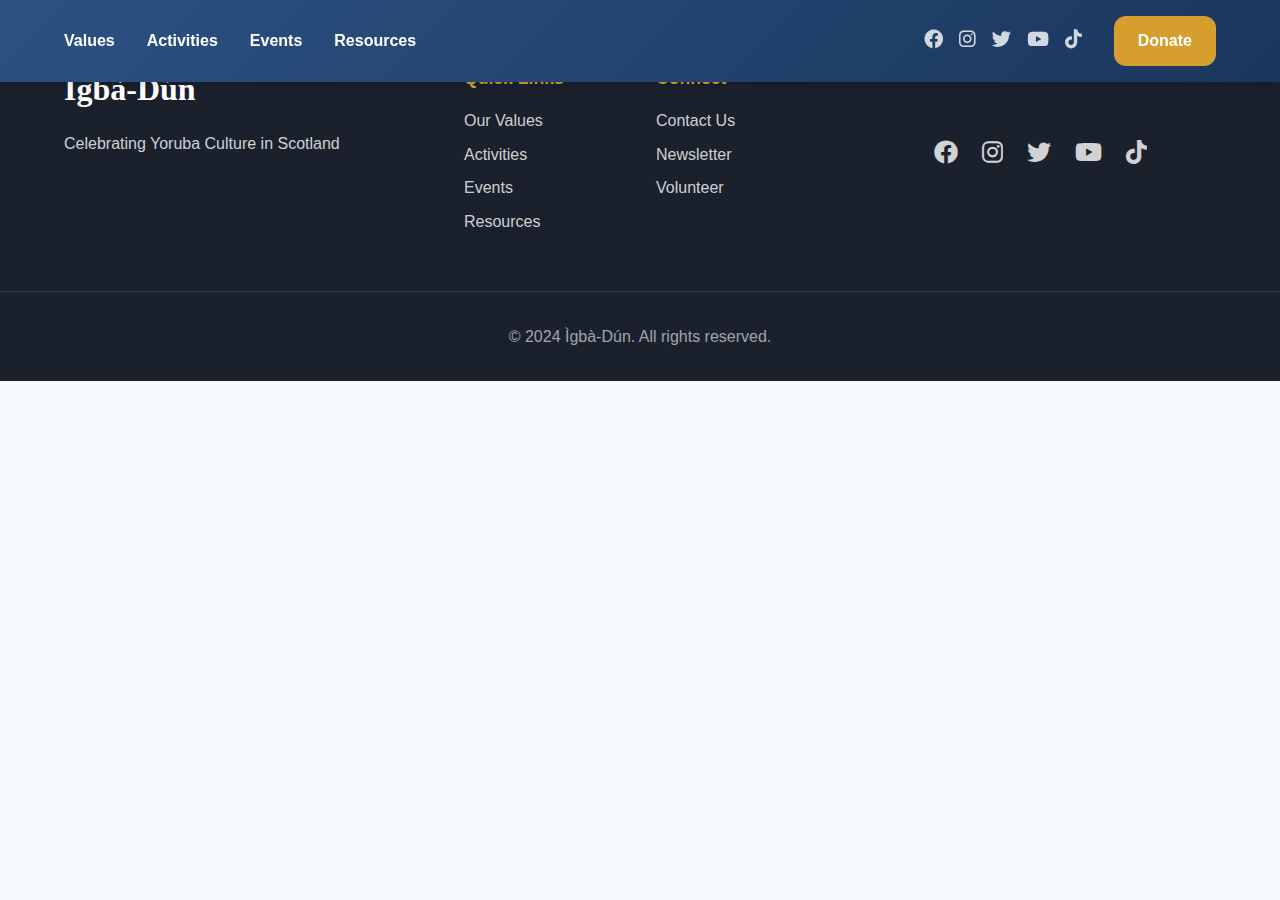
<file: events.html>
<!DOCTYPE html>
<html lang="en">
<head>
    <meta charset="UTF-8">
    <meta name="viewport" content="width=device-width, initial-scale=1.0">
    <title>Annual Events - Ìgbà-Dún</title>
    <meta name="description" content="Annual events and special programs at Ìgbà-Dún">
    <link rel="stylesheet" href="https://cdnjs.cloudflare.com/ajax/libs/font-awesome/6.0.0/css/all.min.css">
    <link rel="stylesheet" href="styles.css">
</head>
<body>
    <!-- Top Bar -->
    <div class="top-bar" role="banner">
    <div class="container">
        <div class="nav-links">
            <a href="values.html" class="nav-link">Values</a>
            <a href="activities.html" class="nav-link">Activities</a>
            <a href="events.html" class="nav-link">Events</a>
            <a href="resources.html" class="nav-link">Resources</a>
        </div>
        <div class="nav-right">
            <div class="social-icons">
                <a href="#" aria-label="Facebook"><i class="fab fa-facebook"></i></a>
                <a href="https://www.instagram.com/igbadun_uk" aria-label="Instagram" target="_blank" rel="noopener noreferrer">
                    <i class="fab fa-instagram"></i>
                </a>
                <a href="#" aria-label="Twitter"><i class="fab fa-twitter"></i></a>
                <a href="https://www.youtube.com/@Ìgbà-Dún" aria-label="YouTube" target="_blank" rel="noopener noreferrer">
                    <i class="fab fa-youtube"></i>
                </a>
                <a href="http://www.tiktok.com/@igba_dun" aria-label="TikTok" target="_blank" rel="noopener noreferrer">
                    <i class="fab fa-tiktok"></i>
                </a>
            </div>
            <a href="#" class="donate-button">Donate</a>
        </div>
    </div>
</div>

    <!-- Footer -->
<footer class="site-footer">
    <div class="footer-content">
        <div class="footer-logo">
            <h2>Ìgbà-Dún</h2>
            <p>Celebrating Yoruba Culture in Scotland</p>
        </div>
        <div class="footer-links">
            <div class="footer-section">
                <h4>Quick Links</h4>
                <a href="values.html">Our Values</a>
                <a href="activities.html">Activities</a>
                <a href="events.html">Events</a>
                <a href="resources.html">Resources</a>
            </div>
            <div class="footer-section">
                <h4>Connect</h4>
                <a href="#">Contact Us</a>
                <a href="#">Newsletter</a>
                <a href="#">Volunteer</a>
            </div>
        </div>
        <div class="footer-social">
            <a href="#" aria-label="Facebook"><i class="fab fa-facebook"></i></a>
            <a href="https://www.instagram.com/igbadun_uk" aria-label="Instagram" target="_blank" rel="noopener noreferrer">
                <i class="fab fa-instagram"></i>
            </a>
            <a href="#" aria-label="Twitter"><i class="fab fa-twitter"></i></a>
            <a href="https://www.youtube.com/@Ìgbà-Dún" aria-label="YouTube" target="_blank" rel="noopener noreferrer">
                <i class="fab fa-youtube"></i>
            </a>
            <a href="http://www.tiktok.com/@igba_dun" aria-label="TikTok" target="_blank" rel="noopener noreferrer">
                <i class="fab fa-tiktok"></i>
            </a>
        </div>
    </div>
    <div class="footer-bottom">
        <p>&copy; 2024 Ìgbà-Dún. All rights reserved.</p>
    </div>
</footer>
    <!-- Navigation and rest of the content remains the same -->
</body>
</html>
</file>
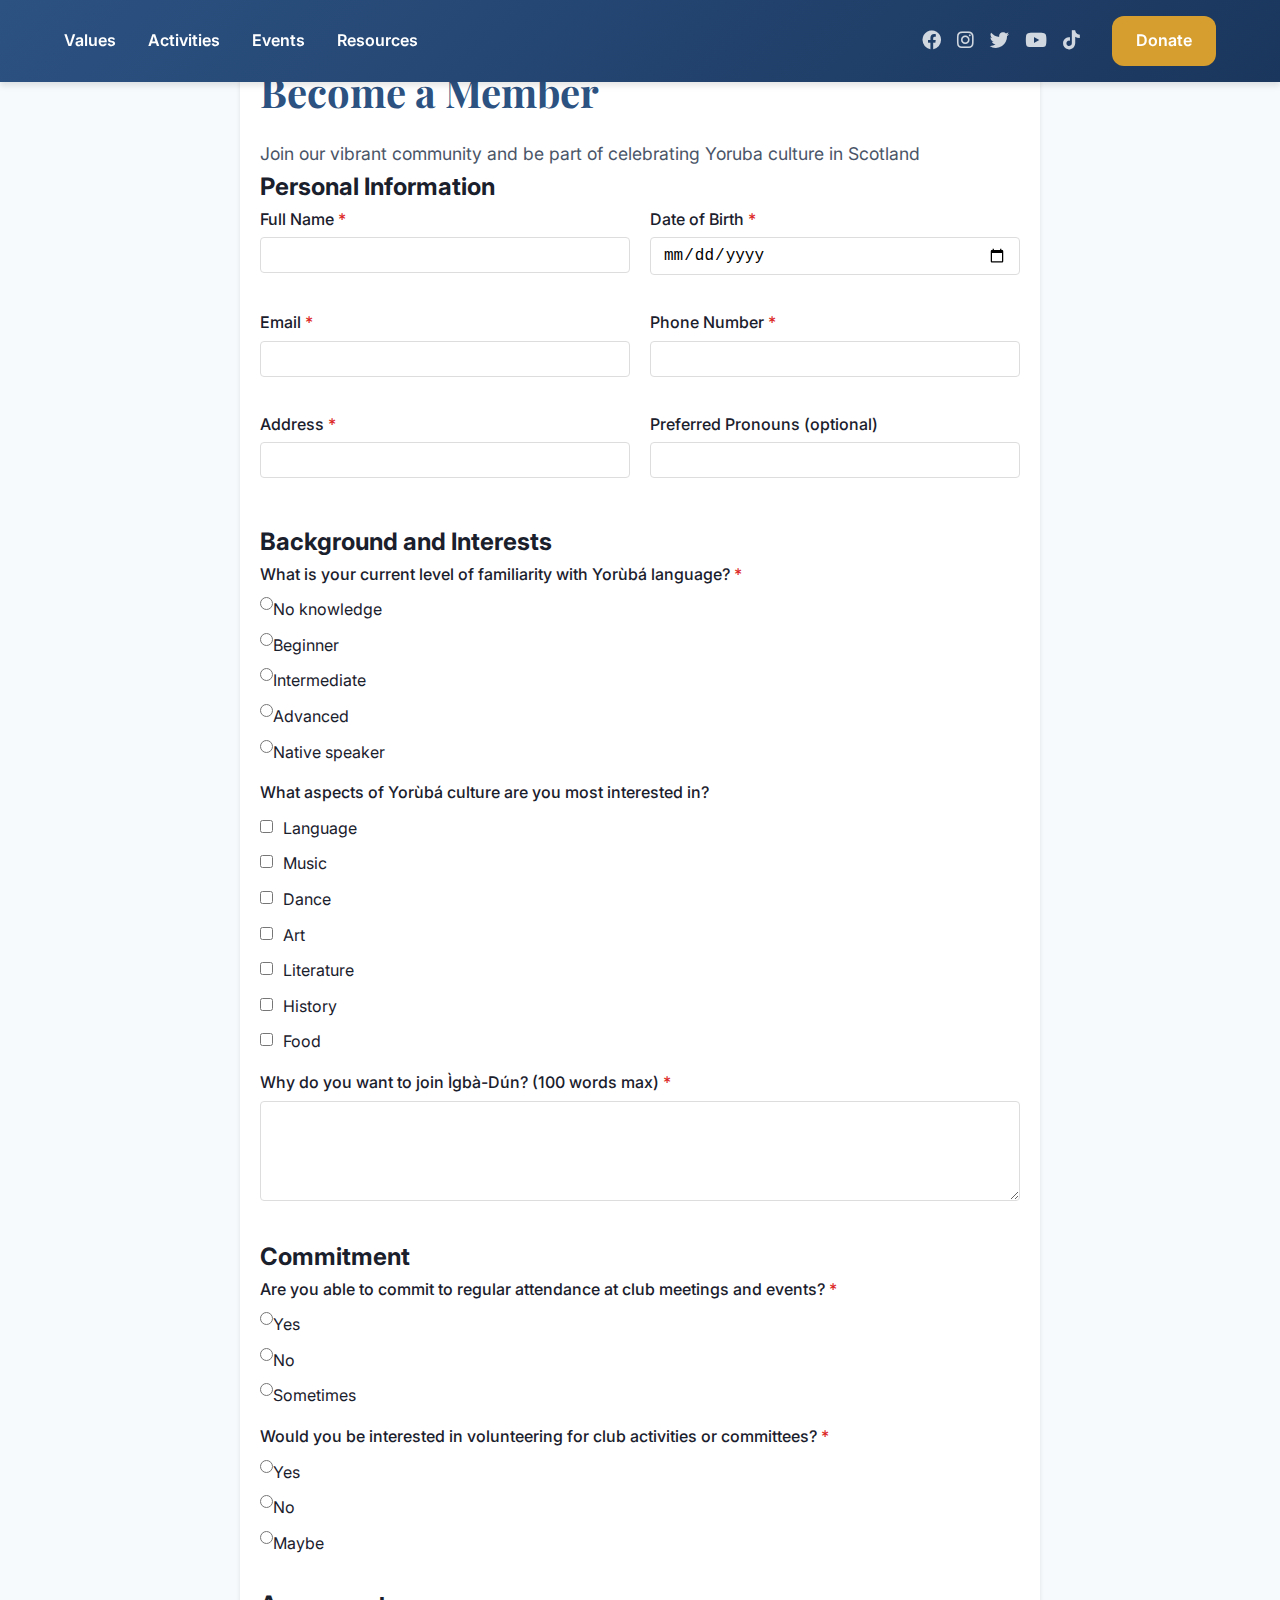
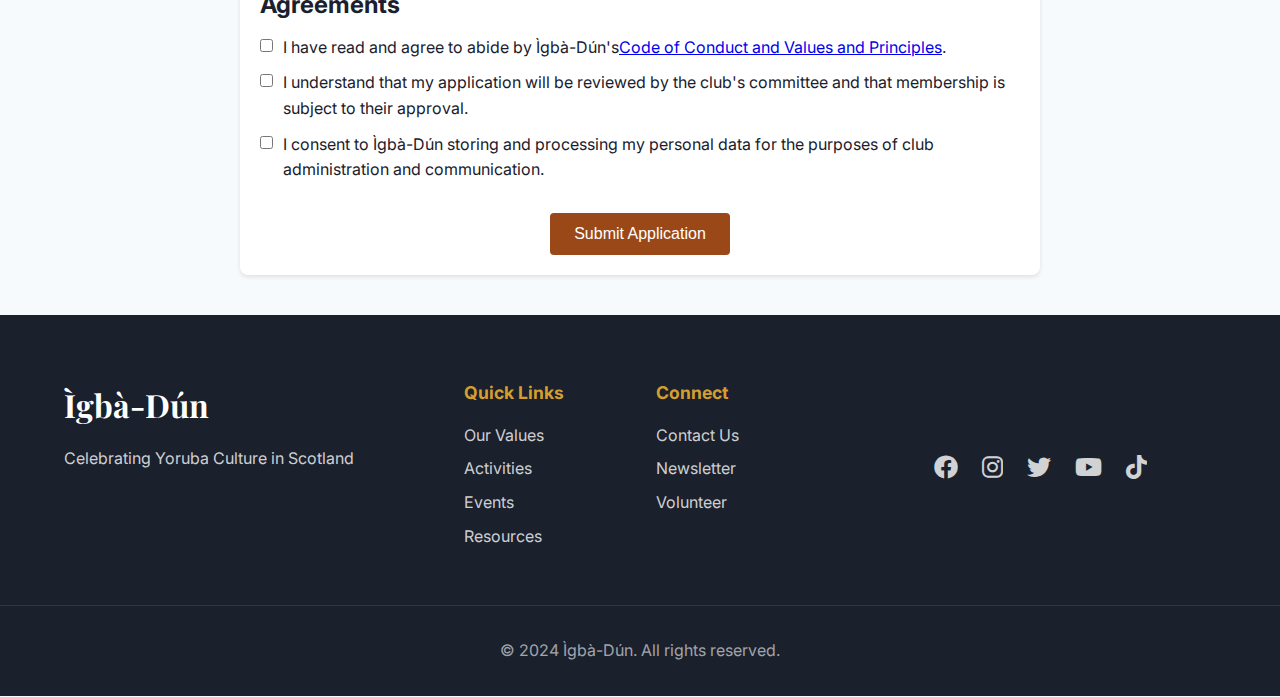
<file: membership.html>
<!DOCTYPE html>
<html lang="en">
<head>
    <meta charset="UTF-8">
    <meta name="viewport" content="width=device-width, initial-scale=1.0">
    <title>Become a Member - Ìgbà-Dún</title>
    <meta name="description" content="Join Ìgbà-Dún and become part of our vibrant community celebrating Yoruba culture in Scotland">
    <link rel="stylesheet" href="https://cdnjs.cloudflare.com/ajax/libs/font-awesome/6.0.0/css/all.min.css">
    <link rel="stylesheet" href="styles.css">
    <link rel="preconnect" href="https://fonts.googleapis.com">
    <link rel="preconnect" href="https://fonts.gstatic.com" crossorigin>
    <link href="https://fonts.googleapis.com/css2?family=Playfair+Display:wght@700;900&family=Inter:wght@400;500;600;700&display=swap" rel="stylesheet">
    <style>
        /* Additional styles for the form */
        .form-container {
            max-width: 800px;
            margin: 40px auto;
            padding: 20px;
            background: white;
            border-radius: 8px;
            box-shadow: 0 2px 4px rgba(0, 0, 0, 0.1);
        }

        .form-section {
            margin-bottom: 30px;
        }

        .form-grid {
            display: grid;
            grid-template-columns: 1fr;
            gap: 20px;
        }

        @media (min-width: 768px) {
            .form-grid {
                grid-template-columns: 1fr 1fr;
            }
        }

        .form-group {
            margin-bottom: 15px;
        }

        .form-label {
            display: block;
            margin-bottom: 5px;
            font-weight: 500;
        }

        .form-input,
        .form-select,
        .form-textarea {
            width: 100%;
            padding: 8px 12px;
            border: 1px solid #ddd;
            border-radius: 4px;
            font-size: 16px;
        }

        .form-textarea {
            min-height: 100px;
        }

        .checkbox-group {
            margin-top: 10px;
        }

        .checkbox-label {
            display: flex;
            align-items: flex-start;
            margin-bottom: 10px;
        }

        .checkbox-input {
            margin-right: 10px;
            margin-top: 4px;
        }

        .submit-button {
            background-color: #9B4819;
            color: white;
            padding: 12px 24px;
            border: none;
            border-radius: 4px;
            cursor: pointer;
            font-size: 16px;
            font-weight: 500;
            transition: background-color 0.3s;
        }

        .submit-button:hover {
            background-color: #7C3A14;
        }

        .error-message {
            color: #dc2626;
            font-size: 14px;
            margin-top: 4px;
        }

        .success-message {
            color: #059669;
            background-color: #d1fae5;
            padding: 12px;
            border-radius: 4px;
            margin-bottom: 20px;
        }

        .error {
            border-color: #dc2626 !important;
        }

        .required-field::after {
            content: '*';
            color: #dc2626;
            margin-left: 4px;
        }
    </style>
</head>
<body>
    <!-- Top Bar -->
    <div class="top-bar" role="banner">
    <div class="container">
        <div class="nav-links">
            <a href="values.html" class="nav-link">Values</a>
            <a href="activities.html" class="nav-link">Activities</a>
            <a href="events.html" class="nav-link">Events</a>
            <a href="resources.html" class="nav-link">Resources</a>
        </div>
        <div class="nav-right">
            <div class="social-icons">
                <a href="#" aria-label="Facebook"><i class="fab fa-facebook"></i></a>
                <a href="https://www.instagram.com/igbadun_uk" aria-label="Instagram" target="_blank" rel="noopener noreferrer">
                    <i class="fab fa-instagram"></i>
                </a>
                <a href="#" aria-label="Twitter"><i class="fab fa-twitter"></i></a>
                <a href="https://www.youtube.com/@Ìgbà-Dún" aria-label="YouTube" target="_blank" rel="noopener noreferrer">
                    <i class="fab fa-youtube"></i>
                </a>
                <a href="http://www.tiktok.com/@igba_dun" aria-label="TikTok" target="_blank" rel="noopener noreferrer">
                    <i class="fab fa-tiktok"></i>
                </a>
            </div>
            <a href="#" class="donate-button">Donate</a>
        </div>
    </div>
</div>

    <!-- Main Content -->
    <div class="form-container">
        <h1 class="section-title">Become a Member</h1>
        <p class="section-description">Join our vibrant community and be part of celebrating Yoruba culture in Scotland</p>

        <form id="membershipForm" onsubmit="handleSubmit(event)" class="space-y-8">
            <!-- Personal Information Section -->
            <div class="form-section">
                <h2 class="text-2xl font-semibold mb-4">Personal Information</h2>
                <div class="form-grid">
                    <div class="form-group">
                        <label class="form-label required-field" for="fullName">Full Name</label>
                        <input type="text" id="fullName" name="fullName" class="form-input" required>
                    </div>
                    
                    <div class="form-group">
                        <label class="form-label required-field" for="dateOfBirth">Date of Birth</label>
                        <input type="date" id="dateOfBirth" name="dateOfBirth" class="form-input" required>
                    </div>
                    
                    <div class="form-group">
                        <label class="form-label required-field" for="email">Email</label>
                        <input type="email" id="email" name="email" class="form-input" required>
                    </div>
                    
                    <div class="form-group">
                        <label class="form-label required-field" for="phone">Phone Number</label>
                        <input type="tel" id="phone" name="phone" class="form-input" required>
                    </div>
                    
                    <div class="form-group">
                        <label class="form-label required-field" for="address">Address</label>
                        <input type="text" id="address" name="address" class="form-input" required>
                    </div>
                    
                    <div class="form-group">
                        <label class="form-label" for="pronouns">Preferred Pronouns (optional)</label>
                        <input type="text" id="pronouns" name="pronouns" class="form-input">
                    </div>
                </div>
            </div>

            <!-- Background and Interests Section -->
            <div class="form-section">
                <h2 class="text-2xl font-semibold mb-4">Background and Interests</h2>
                
                <div class="form-group">
                    <label class="form-label required-field">What is your current level of familiarity with Yorùbá language?</label>
                    <div class="checkbox-group">
                        <label class="checkbox-label">
                            <input type="radio" name="languageLevel" value="No knowledge" required>
                            No knowledge
                        </label>
                        <label class="checkbox-label">
                            <input type="radio" name="languageLevel" value="Beginner">
                            Beginner
                        </label>
                        <label class="checkbox-label">
                            <input type="radio" name="languageLevel" value="Intermediate">
                            Intermediate
                        </label>
                        <label class="checkbox-label">
                            <input type="radio" name="languageLevel" value="Advanced">
                            Advanced
                        </label>
                        <label class="checkbox-label">
                            <input type="radio" name="languageLevel" value="Native speaker">
                            Native speaker
                        </label>
                    </div>
                </div>

                <div class="form-group">
                    <label class="form-label">What aspects of Yorùbá culture are you most interested in?</label>
                    <div class="checkbox-group">
                        <label class="checkbox-label">
                            <input type="checkbox" name="interests" value="language" class="checkbox-input">
                            Language
                        </label>
                        <label class="checkbox-label">
                            <input type="checkbox" name="interests" value="music" class="checkbox-input">
                            Music
                        </label>
                        <label class="checkbox-label">
                            <input type="checkbox" name="interests" value="dance" class="checkbox-input">
                            Dance
                        </label>
                        <label class="checkbox-label">
                            <input type="checkbox" name="interests" value="art" class="checkbox-input">
                            Art
                        </label>
                        <label class="checkbox-label">
                            <input type="checkbox" name="interests" value="literature" class="checkbox-input">
                            Literature
                        </label>
                        <label class="checkbox-label">
                            <input type="checkbox" name="interests" value="history" class="checkbox-input">
                            History
                        </label>
                        <label class="checkbox-label">
                            <input type="checkbox" name="interests" value="food" class="checkbox-input">
                            Food
                        </label>
                    </div>
                </div>

                <div class="form-group">
                    <label class="form-label required-field" for="whyJoin">Why do you want to join Ìgbà-Dún? (100 words max)</label>
                    <textarea id="whyJoin" name="whyJoin" class="form-textarea" required></textarea>
                </div>
            </div>

            <!-- Commitment Section -->
            <div class="form-section">
                <h2 class="text-2xl font-semibold mb-4">Commitment</h2>
                
                <div class="form-group">
                    <label class="form-label required-field">Are you able to commit to regular attendance at club meetings and events?</label>
                    <div class="checkbox-group">
                        <label class="checkbox-label">
                            <input type="radio" name="attendance" value="Yes" required>
                            Yes
                        </label>
                        <label class="checkbox-label">
                            <input type="radio" name="attendance" value="No">
                            No
                        </label>
                        <label class="checkbox-label">
                            <input type="radio" name="attendance" value="Sometimes">
                            Sometimes
                        </label>
                    </div>
                </div>

                <div id="attendanceExplanationContainer" class="form-group" style="display: none;">
                    <label class="form-label" for="attendanceExplanation">Please explain:</label>
                    <input type="text" id="attendanceExplanation" name="attendanceExplanation" class="form-input">
                </div>

                <div class="form-group">
                    <label class="form-label required-field">Would you be interested in volunteering for club activities or committees?</label>
                    <div class="checkbox-group">
                        <label class="checkbox-label">
                            <input type="radio" name="volunteering" value="Yes" required>
                            Yes
                        </label>
                        <label class="checkbox-label">
                            <input type="radio" name="volunteering" value="No">
                            No
                        </label>
                        <label class="checkbox-label">
                            <input type="radio" name="volunteering" value="Maybe">
                            Maybe
                        </label>
                    </div>
                </div>
            </div>

            <!-- Agreements Section -->
            <div class="form-section">
                <h2 class="text-2xl font-semibold mb-4">Agreements</h2>
                
                <div class="checkbox-group">
                    <label class="checkbox-label">
                        <input type="checkbox" name="agreements" value="codeOfConduct" class="checkbox-input" required>
                        I have read and agree to abide by Ìgbà-Dún's <a href="values.html" target="_blank" class="text-primary">Code of Conduct and Values and Principles</a>.
                    </label>
                    <label class="checkbox-label">
                        <input type="checkbox" name="agreements" value="applicationReview" class="checkbox-input" required>
                        I understand that my application will be reviewed by the club's committee and that membership is subject to their approval.
                    </label>
                    <label class="checkbox-label">
                        <input type="checkbox" name="agreements" value="dataConsent" class="checkbox-input" required>
                        I consent to Ìgbà-Dún storing and processing my personal data for the purposes of club administration and communication.
                    </label>
                </div>
            </div>

            <div id="formMessage" class="success-message" style="display: none;"></div>

            <div style="text-align: center;">
                <button type="submit" class="submit-button">Submit Application</button>
            </div>
        </form>
    </div>

    <!-- Footer -->
<footer class="site-footer">
    <div class="footer-content">
        <div class="footer-logo">
            <h2>Ìgbà-Dún</h2>
            <p>Celebrating Yoruba Culture in Scotland</p>
        </div>
        <div class="footer-links">
            <div class="footer-section">
                <h4>Quick Links</h4>
                <a href="values.html">Our Values</a>
                <a href="activities.html">Activities</a>
                <a href="events.html">Events</a>
                <a href="resources.html">Resources</a>
            </div>
            <div class="footer-section">
                <h4>Connect</h4>
                <a href="#">Contact Us</a>
                <a href="#">Newsletter</a>
                <a href="#">Volunteer</a>
            </div>
        </div>
        <div class="footer-social">
            <a href="#" aria-label="Facebook"><i class="fab fa-facebook"></i></a>
            <a href="https://www.instagram.com/igbadun_uk" aria-label="Instagram" target="_blank" rel="noopener noreferrer">
                <i class="fab fa-instagram"></i>
            </a>
            <a href="#" aria-label="Twitter"><i class="fab fa-twitter"></i></a>
            <a href="https://www.youtube.com/@Ìgbà-Dún" aria-label="YouTube" target="_blank" rel="noopener noreferrer">
                <i class="fab fa-youtube"></i>
            </a>
            <a href="http://www.tiktok.com/@igba_dun" aria-label="TikTok" target="_blank" rel="noopener noreferrer">
                <i class="fab fa-tiktok"></i>
            </a>
        </div>
    </div>
    <div class="footer-bottom">
        <p>&copy; 2024 Ìgbà-Dún. All rights reserved.</p>
    </div>
</footer>
</file>
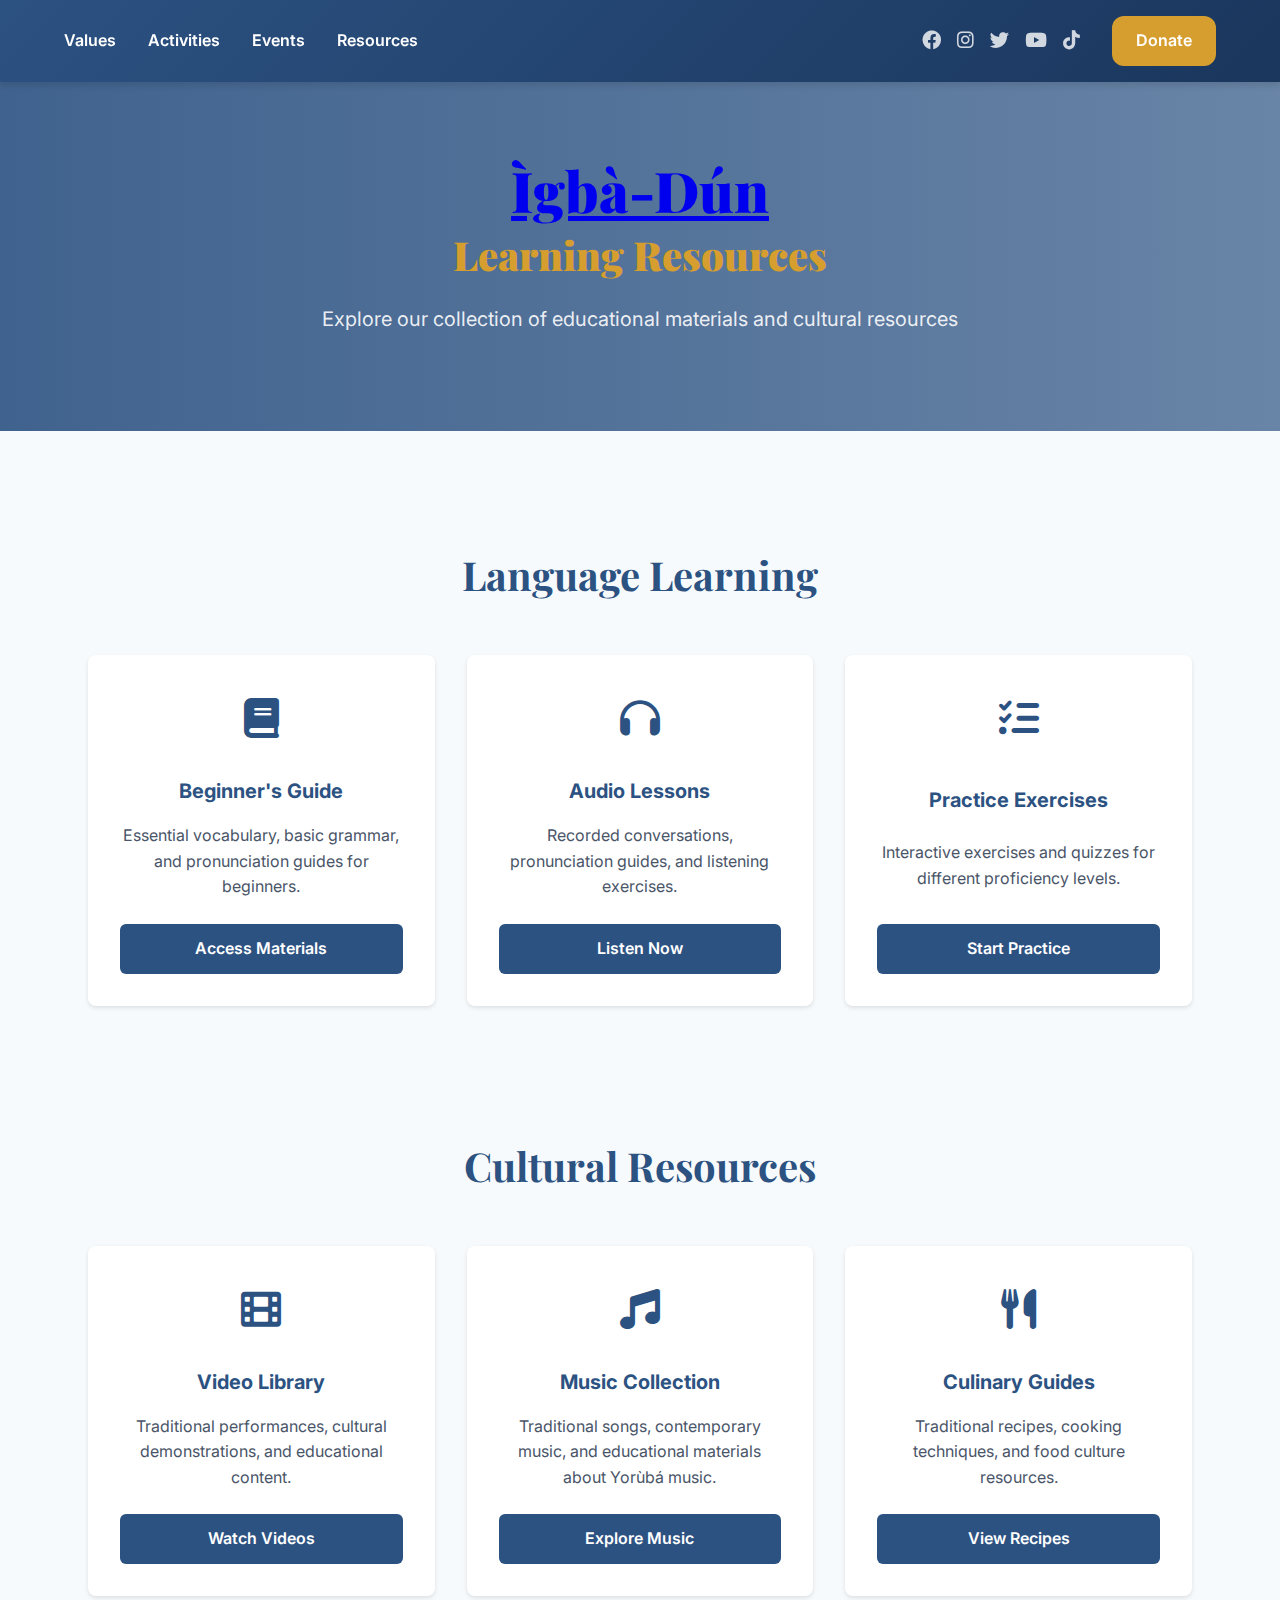
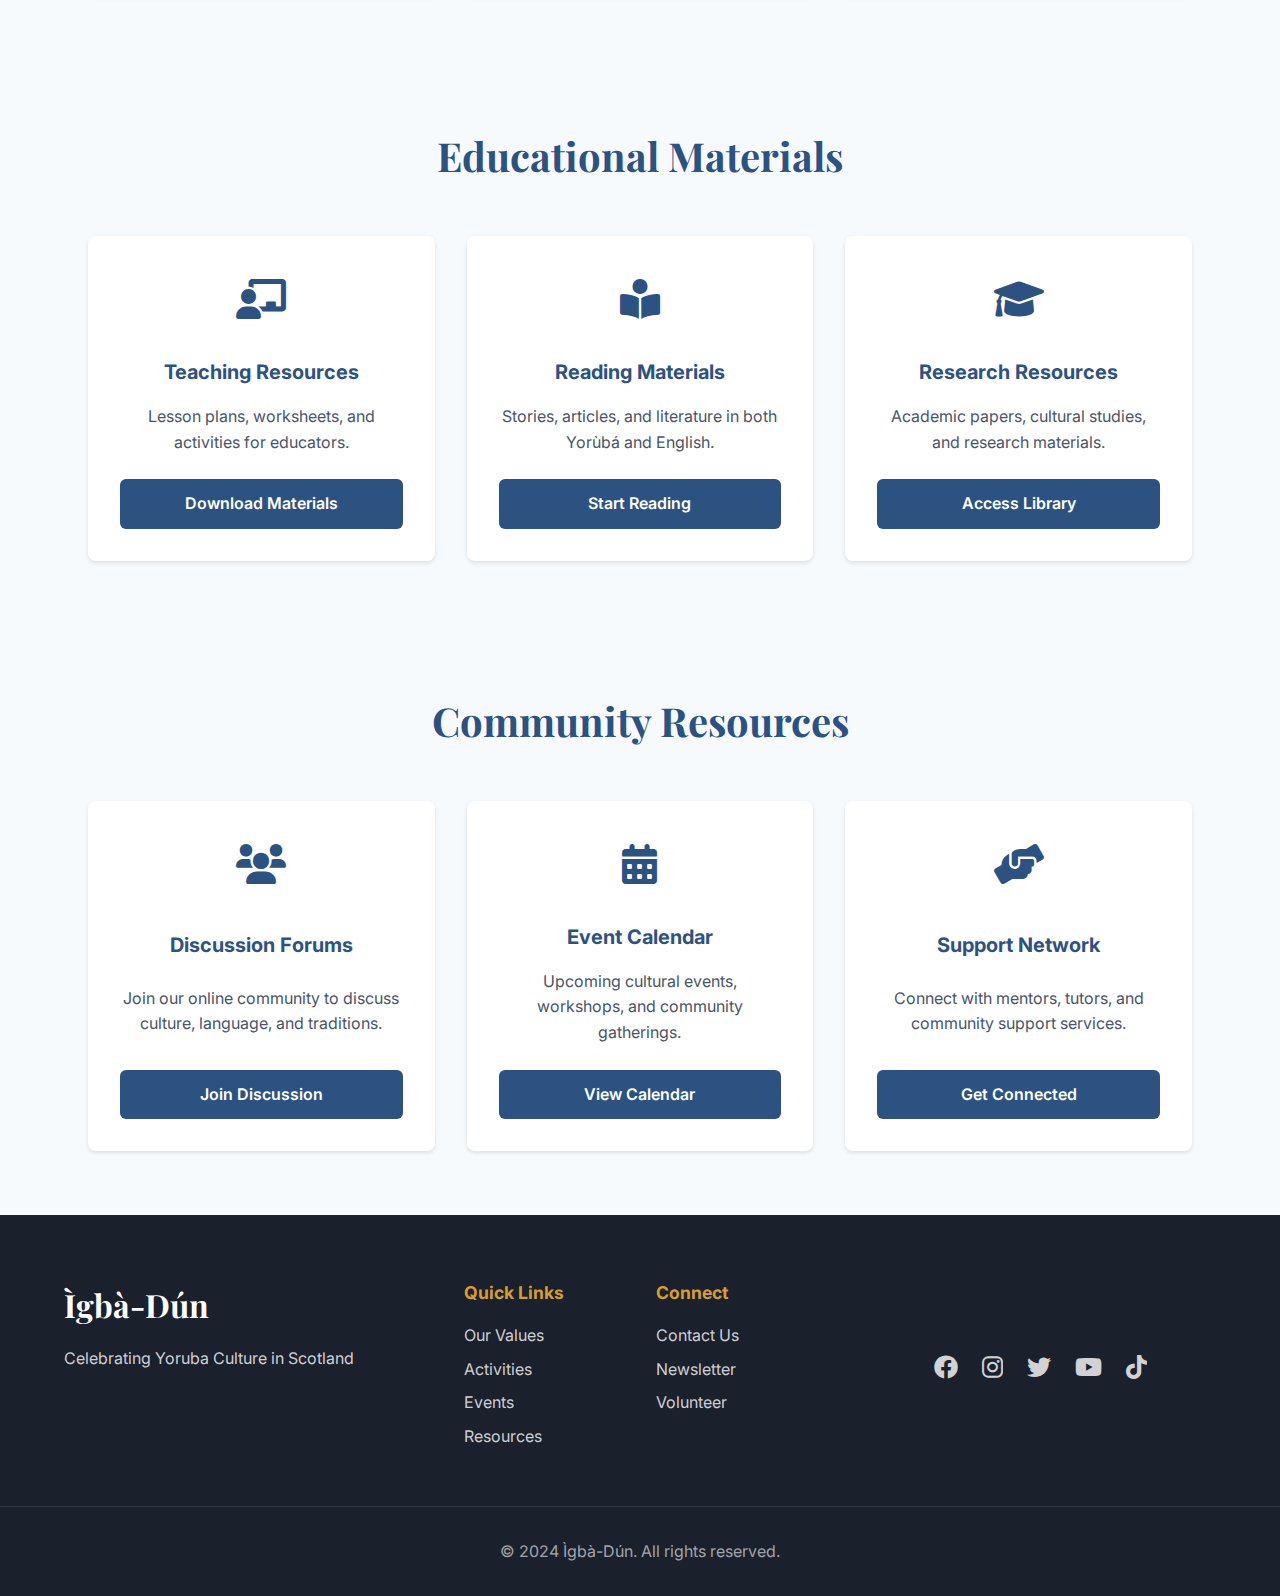
<file: resources.html>
<!DOCTYPE html>
<html lang="en">
<head>
    <meta charset="UTF-8">
    <meta name="viewport" content="width=device-width, initial-scale=1.0">
    <title>Resources - Ìgbà-Dún</title>
    <meta name="description" content="Access educational materials and resources about Yorùbá culture, language, and traditions">
    <link rel="stylesheet" href="https://cdnjs.cloudflare.com/ajax/libs/font-awesome/6.0.0/css/all.min.css">
    <link rel="stylesheet" href="styles.css">
    <link rel="preconnect" href="https://fonts.googleapis.com">
    <link rel="preconnect" href="https://fonts.gstatic.com" crossorigin>
    <link href="https://fonts.googleapis.com/css2?family=Playfair+Display:wght@700;900&family=Inter:wght@400;500;600;700&display=swap" rel="stylesheet">
</head>
<body>
    <!-- Top Bar -->
    <div class="top-bar" role="banner">
    <div class="container">
        <div class="nav-links">
            <a href="values.html" class="nav-link">Values</a>
            <a href="activities.html" class="nav-link">Activities</a>
            <a href="events.html" class="nav-link">Events</a>
            <a href="resources.html" class="nav-link">Resources</a>
        </div>
        <div class="nav-right">
            <div class="social-icons">
                <a href="#" aria-label="Facebook"><i class="fab fa-facebook"></i></a>
                <a href="https://www.instagram.com/igbadun_uk" aria-label="Instagram" target="_blank" rel="noopener noreferrer">
                    <i class="fab fa-instagram"></i>
                </a>
                <a href="#" aria-label="Twitter"><i class="fab fa-twitter"></i></a>
                <a href="https://www.youtube.com/@Ìgbà-Dún" aria-label="YouTube" target="_blank" rel="noopener noreferrer">
                    <i class="fab fa-youtube"></i>
                </a>
                <a href="http://www.tiktok.com/@igba_dun" aria-label="TikTok" target="_blank" rel="noopener noreferrer">
                    <i class="fab fa-tiktok"></i>
                </a>
            </div>
            <a href="#" class="donate-button">Donate</a>
        </div>
    </div>
</div>

    <!-- Hero Section -->
    <section class="hero-section">
        <div class="hero-content">
            <h1 class="hero-title">
                <a href="index.html" class="logo-link">Ìgbà-Dún</a>
                <span>Learning Resources</span>
            </h1>
            <p class="hero-subtitle">Explore our collection of educational materials and cultural resources</p>
        </div>
    </section>

    <!-- Main Content -->
    <main class="main-content">
        <!-- Language Resources Section -->
        <section class="resources-section">
            <div class="container">
                <h2 class="section-title">Language Learning</h2>
                <div class="resources-grid">
                    <div class="resource-card">
                        <div class="resource-icon">
                            <i class="fas fa-book"></i>
                        </div>
                        <h3>Beginner's Guide</h3>
                        <p>Essential vocabulary, basic grammar, and pronunciation guides for beginners.</p>
                        <a href="#" class="resource-link">Access Materials</a>
                    </div>

                    <div class="resource-card">
                        <div class="resource-icon">
                            <i class="fas fa-headphones"></i>
                        </div>
                        <h3>Audio Lessons</h3>
                        <p>Recorded conversations, pronunciation guides, and listening exercises.</p>
                        <a href="#" class="resource-link">Listen Now</a>
                    </div>

                    <div class="resource-card">
                        <div class="resource-icon">
                            <i class="fas fa-tasks"></i>
                        </div>
                        <h3>Practice Exercises</h3>
                        <p>Interactive exercises and quizzes for different proficiency levels.</p>
                        <a href="#" class="resource-link">Start Practice</a>
                    </div>
                </div>
            </div>
        </section>

        <!-- Cultural Resources Section -->
        <section class="resources-section cultural-section">
            <div class="container">
                <h2 class="section-title">Cultural Resources</h2>
                <div class="resources-grid">
                    <div class="resource-card">
                        <div class="resource-icon">
                            <i class="fas fa-film"></i>
                        </div>
                        <h3>Video Library</h3>
                        <p>Traditional performances, cultural demonstrations, and educational content.</p>
                        <a href="#" class="resource-link">Watch Videos</a>
                    </div>

                    <div class="resource-card">
                        <div class="resource-icon">
                            <i class="fas fa-music"></i>
                        </div>
                        <h3>Music Collection</h3>
                        <p>Traditional songs, contemporary music, and educational materials about Yorùbá music.</p>
                        <a href="#" class="resource-link">Explore Music</a>
                    </div>

                    <div class="resource-card">
                        <div class="resource-icon">
                            <i class="fas fa-utensils"></i>
                        </div>
                        <h3>Culinary Guides</h3>
                        <p>Traditional recipes, cooking techniques, and food culture resources.</p>
                        <a href="#" class="resource-link">View Recipes</a>
                    </div>
                </div>
            </div>
        </section>

        <!-- Educational Materials Section -->
        <section class="resources-section">
            <div class="container">
                <h2 class="section-title">Educational Materials</h2>
                <div class="resources-grid">
                    <div class="resource-card">
                        <div class="resource-icon">
                            <i class="fas fa-chalkboard-teacher"></i>
                        </div>
                        <h3>Teaching Resources</h3>
                        <p>Lesson plans, worksheets, and activities for educators.</p>
                        <a href="#" class="resource-link">Download Materials</a>
                    </div>

                    <div class="resource-card">
                        <div class="resource-icon">
                            <i class="fas fa-book-reader"></i>
                        </div>
                        <h3>Reading Materials</h3>
                        <p>Stories, articles, and literature in both Yorùbá and English.</p>
                        <a href="#" class="resource-link">Start Reading</a>
                    </div>

                    <div class="resource-card">
                        <div class="resource-icon">
                            <i class="fas fa-graduation-cap"></i>
                        </div>
                        <h3>Research Resources</h3>
                        <p>Academic papers, cultural studies, and research materials.</p>
                        <a href="#" class="resource-link">Access Library</a>
                    </div>
                </div>
            </div>
        </section>

        <!-- Community Resources Section -->
        <section class="resources-section community-section">
            <div class="container">
                <h2 class="section-title">Community Resources</h2>
                <div class="resources-grid">
                    <div class="resource-card">
                        <div class="resource-icon">
                            <i class="fas fa-users"></i>
                        </div>
                        <h3>Discussion Forums</h3>
                        <p>Join our online community to discuss culture, language, and traditions.</p>
                        <a href="#" class="resource-link">Join Discussion</a>
                    </div>

                    <div class="resource-card">
                        <div class="resource-icon">
                            <i class="fas fa-calendar-alt"></i>
                        </div>
                        <h3>Event Calendar</h3>
                        <p>Upcoming cultural events, workshops, and community gatherings.</p>
                        <a href="#" class="resource-link">View Calendar</a>
                    </div>

                    <div class="resource-card">
                        <div class="resource-icon">
                            <i class="fas fa-hands-helping"></i>
                        </div>
                        <h3>Support Network</h3>
                        <p>Connect with mentors, tutors, and community support services.</p>
                        <a href="#" class="resource-link">Get Connected</a>
                    </div>
                </div>
            </div>
        </section>
    </main>

    <!-- Footer -->
    <footer class="site-footer">
    <div class="footer-content">
        <div class="footer-logo">
            <h2>Ìgbà-Dún</h2>
            <p>Celebrating Yoruba Culture in Scotland</p>
        </div>
        <div class="footer-links">
            <div class="footer-section">
                <h4>Quick Links</h4>
                <a href="values.html">Our Values</a>
                <a href="activities.html">Activities</a>
                <a href="events.html">Events</a>
                <a href="resources.html">Resources</a>
            </div>
            <div class="footer-section">
                <h4>Connect</h4>
                <a href="#">Contact Us</a>
                <a href="#">Newsletter</a>
                <a href="#">Volunteer</a>
            </div>
        </div>
        <div class="footer-social">
            <a href="#" aria-label="Facebook"><i class="fab fa-facebook"></i></a>
            <a href="https://www.instagram.com/igbadun_uk" aria-label="Instagram" target="_blank" rel="noopener noreferrer">
                <i class="fab fa-instagram"></i>
            </a>
            <a href="#" aria-label="Twitter"><i class="fab fa-twitter"></i></a>
            <a href="https://www.youtube.com/@Ìgbà-Dún" aria-label="YouTube" target="_blank" rel="noopener noreferrer">
                <i class="fab fa-youtube"></i>
            </a>
            <a href="http://www.tiktok.com/@igba_dun" aria-label="TikTok" target="_blank" rel="noopener noreferrer">
                <i class="fab fa-tiktok"></i>
            </a>
        </div>
    </div>
    <div class="footer-bottom">
        <p>&copy; 2024 Ìgbà-Dún. All rights reserved.</p>
    </div>
</footer>

    <style>
        .hero-section {
            background: linear-gradient(to right, rgba(44, 82, 130, 0.9), rgba(44, 82, 130, 0.7));
            color: white;
            padding: 6rem 2rem 4rem;
            text-align: center;
            margin-bottom: 3rem;
            margin-top: 60px;
        }

        .resources-section {
            padding: 4rem 0;
        }

        .cultural-section {
            background-color: var(--background-light);
        }

        .community-section {
            background-color: var(--background-light);
        }

        .section-title {
            text-align: center;
            font-family: 'Playfair Display', serif;
            font-size: 2.5rem;
            color: var(--primary-color);
            margin-bottom: 3rem;
        }

        .resources-grid {
            display: grid;
            grid-template-columns: repeat(auto-fit, minmax(300px, 1fr));
            gap: 2rem;
            max-width: 1200px;
            margin: 0 auto;
            padding: 0 1.5rem;
        }

        .resource-card {
            background: white;
            border-radius: 8px;
            padding: 2rem;
            box-shadow: 0 2px 4px rgba(0, 0, 0, 0.1);
            transition: transform 0.3s ease;
            text-align: center;
            display: flex;
            flex-direction: column;
            justify-content: space-between;
        }

        .resource-card:hover {
            transform: translateY(-5px);
            box-shadow: 0 4px 8px rgba(0, 0, 0, 0.15);
        }

        .resource-icon {
            font-size: 2.5rem;
            color: var(--primary-color);
            margin-bottom: 1.5rem;
        }

        .resource-card h3 {
            color: var(--primary-color);
            margin-bottom: 1rem;
            font-size: 1.25rem;
        }

        .resource-card p {
            color: var(--text-light);
            margin-bottom: 1.5rem;
            line-height: 1.6;
        }

        .resource-link {
            display: inline-block;
            background-color: var(--primary-color);
            color: white;
            padding: 0.75rem 1.5rem;
            border-radius: 6px;
            text-decoration: none;
            font-weight: 600;
            transition: background-color 0.3s ease;
        }

        .resource-link:hover {
            background-color: var(--secondary-color);
        }

        @media (max-width: 768px) {
            .resources-grid {
                grid-template-columns: 1fr;
            }

            .section-title {
                font-size: 2rem;
            }

            .resource-card {
                margin-bottom: 1.5rem;
            }
        }
    </style>
</body>
</html>
</file>
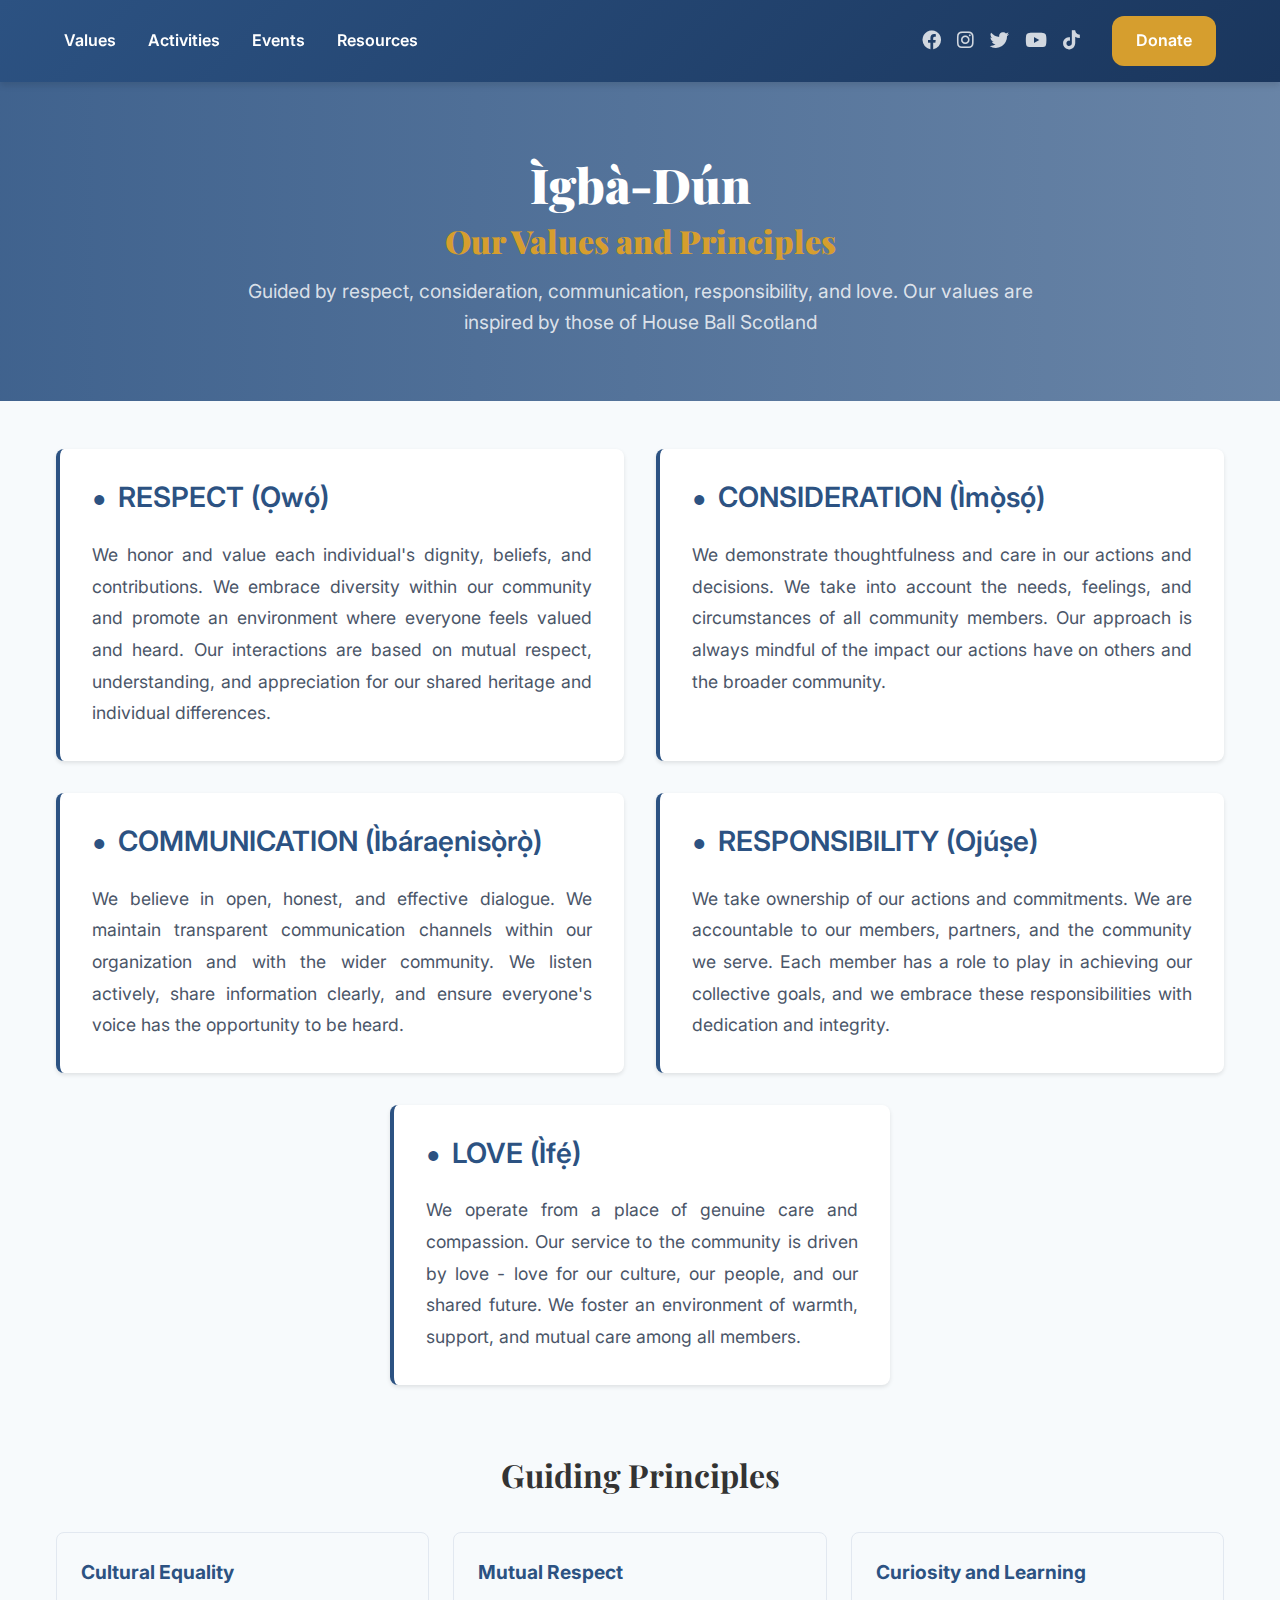
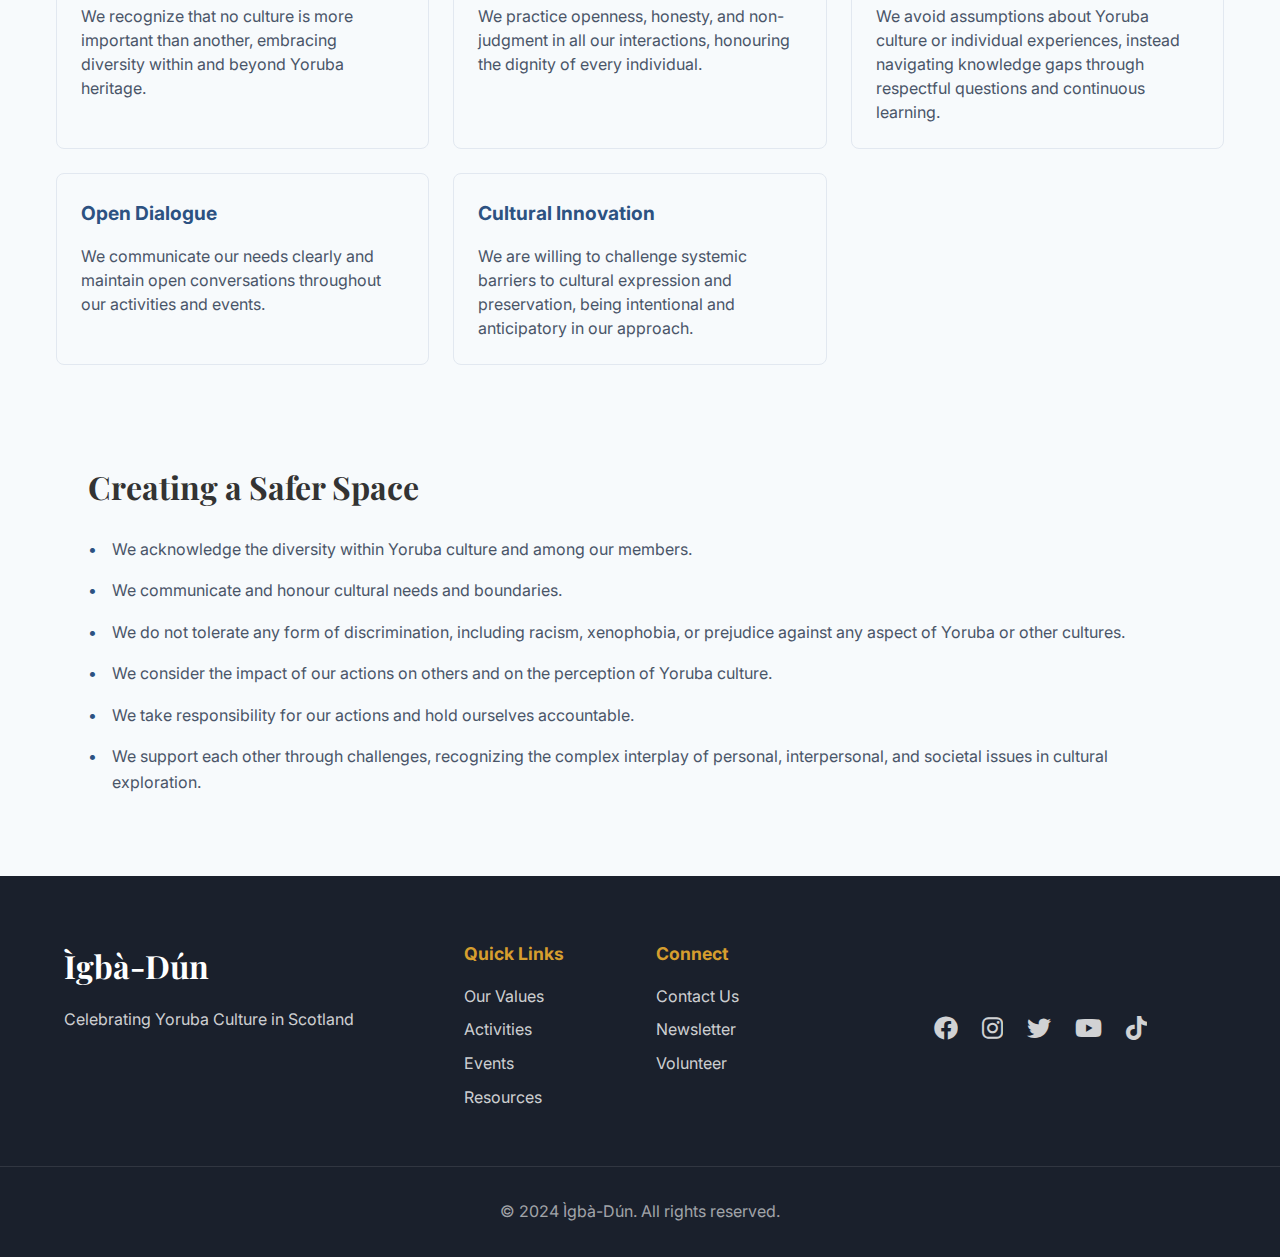
<file: values.html>
<!DOCTYPE html>
<html lang="en">
<head>
    <meta charset="UTF-8">
    <meta name="viewport" content="width=device-width, initial-scale=1.0">
    <title>Our Values - Ìgbà-Dún</title>
    <meta name="description" content="Core values and principles that guide Ìgbà-Dún in serving our community">
    <link rel="stylesheet" href="https://cdnjs.cloudflare.com/ajax/libs/font-awesome/6.0.0/css/all.min.css">
    <link rel="stylesheet" href="styles.css">
    <link rel="preconnect" href="https://fonts.googleapis.com">
    <link rel="preconnect" href="https://fonts.gstatic.com" crossorigin>
    <link href="https://fonts.googleapis.com/css2?family=Playfair+Display:wght@700;900&family=Inter:wght@400;500;600;700&display=swap" rel="stylesheet">
</head>
<body>
    <!-- Top Bar -->
    <div class="top-bar" role="banner">
    <div class="container">
        <div class="nav-links">
            <a href="values.html" class="nav-link">Values</a>
            <a href="activities.html" class="nav-link">Activities</a>
            <a href="events.html" class="nav-link">Events</a>
            <a href="resources.html" class="nav-link">Resources</a>
        </div>
        <div class="nav-right">
            <div class="social-icons">
                <a href="#" aria-label="Facebook"><i class="fab fa-facebook"></i></a>
                <a href="https://www.instagram.com/igbadun_uk" aria-label="Instagram" target="_blank" rel="noopener noreferrer">
                    <i class="fab fa-instagram"></i>
                </a>
                <a href="#" aria-label="Twitter"><i class="fab fa-twitter"></i></a>
                <a href="https://www.youtube.com/@Ìgbà-Dún" aria-label="YouTube" target="_blank" rel="noopener noreferrer">
                    <i class="fab fa-youtube"></i>
                </a>
                <a href="http://www.tiktok.com/@igba_dun" aria-label="TikTok" target="_blank" rel="noopener noreferrer">
                    <i class="fab fa-tiktok"></i>
                </a>
            </div>
            <a href="#" class="donate-button">Donate</a>
        </div>
    </div>
</div>

    <!-- Hero Section -->
    <section class="hero-section">
        <div class="hero-content">
            <h1 class="hero-title">
                <a href="index.html" class="logo-link">Ìgbà-Dún</a>
                <span>Our Values and Principles</span>
            </h1>
            <p class="hero-subtitle">Guided by respect, consideration, communication, responsibility, and love. Our values are inspired by those of House Ball Scotland</p>
        </div>
    </section>

    <!-- Main Content -->
    <main class="main-content">
        <section class="values-section">
            <div class="core-values-grid">
                <div class="value-card">
                    <h2>RESPECT (Ọwọ́)</h2>
                    <p>We honor and value each individual's dignity, beliefs, and contributions. We embrace diversity within our community and promote an environment where everyone feels valued and heard. Our interactions are based on mutual respect, understanding, and appreciation for our shared heritage and individual differences.</p>
                </div>

                <div class="value-card">
                    <h2>CONSIDERATION (Ìmọ̀sọ́)</h2>
                    <p>We demonstrate thoughtfulness and care in our actions and decisions. We take into account the needs, feelings, and circumstances of all community members. Our approach is always mindful of the impact our actions have on others and the broader community.</p>
                </div>

                <div class="value-card">
                    <h2>COMMUNICATION (Ìbáraẹnisọ̀rọ̀)</h2>
                    <p>We believe in open, honest, and effective dialogue. We maintain transparent communication channels within our organization and with the wider community. We listen actively, share information clearly, and ensure everyone's voice has the opportunity to be heard.</p>
                </div>

                <div class="value-card">
                    <h2>RESPONSIBILITY (Ojúṣe)</h2>
                    <p>We take ownership of our actions and commitments. We are accountable to our members, partners, and the community we serve. Each member has a role to play in achieving our collective goals, and we embrace these responsibilities with dedication and integrity.</p>
                </div>

                <div class="value-card">
                    <h2>LOVE (Ìfẹ́)</h2>
                    <p>We operate from a place of genuine care and compassion. Our service to the community is driven by love - love for our culture, our people, and our shared future. We foster an environment of warmth, support, and mutual care among all members.</p>
                </div>
            </div>

            <section class="principles-section">
                <h2>Guiding Principles</h2>
                <div class="principles-grid">
                    <div class="principle-card">
                        <h3>Cultural Equality</h3>
                        <p>We recognize that no culture is more important than another, embracing diversity within and beyond Yoruba heritage.</p>
                    </div>
                    <div class="principle-card">
                        <h3>Mutual Respect</h3>
                        <p>We practice openness, honesty, and non-judgment in all our interactions, honouring the dignity of every individual.</p>
                    </div>
                    <div class="principle-card">
                        <h3>Curiosity and Learning</h3>
                        <p>We avoid assumptions about Yoruba culture or individual experiences, instead navigating knowledge gaps through respectful questions and continuous learning.</p>
                    </div>
                    <div class="principle-card">
                        <h3>Open Dialogue</h3>
                        <p>We communicate our needs clearly and maintain open conversations throughout our activities and events.</p>
                    </div>
                    <div class="principle-card">
                        <h3>Cultural Innovation</h3>
                        <p>We are willing to challenge systemic barriers to cultural expression and preservation, being intentional and anticipatory in our approach.</p>
                    </div>
                </div>
            </section>

            <section class="safer-space-section">
                <h2>Creating a Safer Space</h2>
                <ul class="safer-space-list">
                    <li>We acknowledge the diversity within Yoruba culture and among our members.</li>
                    <li>We communicate and honour cultural needs and boundaries.</li>
                    <li>We do not tolerate any form of discrimination, including racism, xenophobia, or prejudice against any aspect of Yoruba or other cultures.</li>
                    <li>We consider the impact of our actions on others and on the perception of Yoruba culture.</li>
                    <li>We take responsibility for our actions and hold ourselves accountable.</li>
                    <li>We support each other through challenges, recognizing the complex interplay of personal, interpersonal, and societal issues in cultural exploration.</li>
                </ul>
            </section>
        </section>
    </main>

    <!-- Footer -->
    <footer class="site-footer">
    <div class="footer-content">
        <div class="footer-logo">
            <h2>Ìgbà-Dún</h2>
            <p>Celebrating Yoruba Culture in Scotland</p>
        </div>
        <div class="footer-links">
            <div class="footer-section">
                <h4>Quick Links</h4>
                <a href="values.html">Our Values</a>
                <a href="activities.html">Activities</a>
                <a href="events.html">Events</a>
                <a href="resources.html">Resources</a>
            </div>
            <div class="footer-section">
                <h4>Connect</h4>
                <a href="#">Contact Us</a>
                <a href="#">Newsletter</a>
                <a href="#">Volunteer</a>
            </div>
        </div>
        <div class="footer-social">
            <a href="#" aria-label="Facebook"><i class="fab fa-facebook"></i></a>
            <a href="https://www.instagram.com/igbadun_uk" aria-label="Instagram" target="_blank" rel="noopener noreferrer">
                <i class="fab fa-instagram"></i>
            </a>
            <a href="#" aria-label="Twitter"><i class="fab fa-twitter"></i></a>
            <a href="https://www.youtube.com/@Ìgbà-Dún" aria-label="YouTube" target="_blank" rel="noopener noreferrer">
                <i class="fab fa-youtube"></i>
            </a>
            <a href="http://www.tiktok.com/@igba_dun" aria-label="TikTok" target="_blank" rel="noopener noreferrer">
                <i class="fab fa-tiktok"></i>
            </a>
        </div>
    </div>
    <div class="footer-bottom">
        <p>&copy; 2024 Ìgbà-Dún. All rights reserved.</p>
    </div>
</footer>

    <style>
        .hero-section {
            background: linear-gradient(to right, rgba(44, 82, 130, 0.9), rgba(44, 82, 130, 0.7));
            color: white;
            padding: 6rem 2rem 4rem;
            text-align: center;
            margin-bottom: 3rem;
            margin-top: 60px;
        }

        .hero-content {
            max-width: 1200px;
            margin: 0 auto;
        }

        .hero-title {
            font-family: 'Playfair Display', serif;
            font-size: 3rem;
            margin-bottom: 1rem;
            display: flex;
            flex-direction: column;
            align-items: center;
        }

        .hero-title span {
            font-size: 2rem;
            margin-top: 0.5rem;
        }

        .hero-subtitle {
            font-size: 1.2rem;
            opacity: 0.9;
            max-width: 800px;
            margin: 0 auto;
        }

        .logo-link {
            color: white;
            text-decoration: none;
            transition: opacity 0.3s ease;
        }

        .logo-link:hover {
            opacity: 0.9;
        }

        .values-section {
            max-width: 1200px;
            margin: 2rem auto;
            padding: 0 1rem;
        }

        .core-values-grid {
            display: grid;
            gap: 2rem;
            margin-bottom: 3rem;
            grid-template-columns: repeat(2, minmax(500px, 1fr));
            max-width: 1200px;
            margin-left: auto;
            margin-right: auto;
            justify-content: center;
        }

        .value-card {
            background: #fff;
            border-radius: 8px;
            padding: 2rem;
            box-shadow: 0 2px 4px rgba(0, 0, 0, 0.1);
            transition: transform 0.3s ease, box-shadow 0.3s ease;
            border-left: 4px solid #2c5282;
            display: flex;
            flex-direction: column;
            height: 100%;
        }

        .value-card:hover {
            transform: translateY(-5px);
            box-shadow: 0 4px 8px rgba(0, 0, 0, 0.15);
        }

        .value-card:last-child {
            grid-column: 1 / -1;
            max-width: 500px;
            margin-left: auto;
            margin-right: auto;
        }

        .value-card h2 {
            color: #2c5282;
            margin-bottom: 1.5rem;
            font-size: 1.75rem;
            font-weight: 600;
            display: flex;
            align-items: center;
            font-family: 'Inter', sans-serif;
            line-height: 1.2;
        }

        .value-card h2::before {
            content: "•";
            color: #2c5282;
            margin-right: 0.75rem;
            font-size: 2rem;
            line-height: 1;
        }

        .value-card p {
            color: #4a5568;
            line-height: 1.8;
            font-size: 1.1rem;
            margin: 0;
            flex-grow: 1;
            max-width: 65ch;
            text-align: justify;
        }

        @media (max-width: 1100px) {
            .core-values-grid {
                grid-template-columns: 1fr;
            }
            
            .value-card:last-child {
                grid-column: auto;
                max-width: none;
            }
        }

        .principles-section {
            margin-top: 4rem;
        }

        .principles-section h2 {
            text-align: center;
            color: #333;
            margin-bottom: 2rem;
            font-size: 2rem;
            font-family: 'Playfair Display', serif;
        }

        .principles-grid {
            display: grid;
            gap: 1.5rem;
            grid-template-columns: repeat(auto-fit, minmax(300px, 1fr));
        }

        .principle-card {
            background: #f7fafc;
            padding: 1.5rem;
            border-radius: 8px;
            border: 1px solid #e2e8f0;
        }

        .principle-card h3 {
            color: #2c5282;
            margin-bottom: 1rem;
            font-size: 1.2rem;
            font-family: 'Inter', sans-serif;
        }

        .principle-card p {
            color: #4a5568;
            line-height: 1.5;
        }

        .safer-space-section {
            margin-top: 4rem;
            background: #f7fafc;
            padding: 2rem;
            border-radius: 8px;
        }

        .safer-space-section h2 {
            color: #333;
            margin-bottom: 1.5rem;
            font-size: 2rem;
            font-family: 'Playfair Display', serif;
        }

        .safer-space-list {
            list-style: none;
            padding: 0;
        }

        .safer-space-list li {
            margin-bottom: 1rem;
            padding-left: 1.5rem;
            position: relative;
            line-height: 1.6;
            color: #4a5568;
        }

        .safer-space-list li::before {
            content: "•";
            color: #2c5282;
            position: absolute;
            left: 0;
        }

        @media (max-width: 768px) {
            .hero-title {
                font-size: 2.5rem;
            }

            .hero-title span {
                font-size: 1.5rem;
            }

            .hero-subtitle {
                font-size: 1rem;
            }

            .core-values-grid {
                grid-template-columns: 1fr;
            }

            .value-card {
                padding: 1rem;
            }

            .value-card h2 {
                font-size: 1.25rem;
            }

            .value-card p {
                font-size: 1rem;
            }

            .principles-grid {
                grid-template-columns: 1fr;
            }
        }

        @media (max-width: 480px) {
            .hero-title {
                font-size: 2rem;
            }

            .hero-title span {
                font-size: 1.25rem;
            }

            .safer-space-section {
                padding: 1.5rem 1rem;
            }
        }
    </style>
</body>
</html>
</file>
<file: styles.css>
/* Global Reset and Variables */
:root {
    --primary-color: #2C5282;
    --secondary-color: #D69E2E;
    --accent-color: #805AD5;
    --text-dark: #1A202C;
    --text-light: #4A5568;
    --background-light: #F7FAFC;
    --gradient-primary: linear-gradient(135deg, #2C5282 0%, #1A365D 100%);
    --border-radius: 12px;
    --shadow-subtle: 0 4px 6px rgba(0, 0, 0, 0.1);
    --shadow-elevated: 0 10px 20px rgba(0, 0, 0, 0.15);
}

/* Base Styles */
* {
    margin: 0;
    padding: 0;
    box-sizing: border-box;
}

html {
    scroll-behavior: smooth;
}

body {
    font-family: 'Inter', sans-serif;
    line-height: 1.6;
    color: var(--text-dark);
    background-color: var(--background-light);
}

.container {
    max-width: 1200px;
    margin: 0 auto;
    padding: 0 1.5rem;
}

/* Top Bar */
.top-bar {
    background: var(--gradient-primary);
    padding: 1rem 0;
    position: fixed;
    width: 100%;
    top: 0;
    z-index: 1000;
    box-shadow: var(--shadow-subtle);
}

.top-bar .container {
    display: flex;
    justify-content: space-between;
    align-items: center;
}

.nav-links {
    display: flex;
    gap: 2rem;
}

.nav-link {
    color: white;
    text-decoration: none;
    font-weight: 600;
    transition: color 0.3s ease;
    position: relative;
}

.nav-link::after {
    content: '';
    position: absolute;
    width: 0;
    height: 2px;
    bottom: -4px;
    left: 0;
    background-color: var(--secondary-color);
    transition: width 0.3s ease;
}

.nav-link:hover::after {
    width: 100%;
}

.nav-right {
    display: flex;
    align-items: center;
    gap: 2rem;
}

.social-icons {
    display: flex;
    gap: 1rem;
}

.social-icons a {
    color: white;
    font-size: 1.2rem;
    opacity: 0.8;
    transition: all 0.3s ease;
}

.social-icons a:hover {
    opacity: 1;
    transform: translateY(-2px);
}

.donate-button {
    background-color: var(--secondary-color);
    color: white;
    padding: 0.75rem 1.5rem;
    border-radius: var(--border-radius);
    text-decoration: none;
    font-weight: 600;
    transition: all 0.3s ease;
}

.donate-button:hover {
    transform: translateY(-2px);
    background-color: #C68A1E;
    box-shadow: var(--shadow-subtle);
}

/* Hero Section */
.hero-section {
    padding: 8rem 0 6rem;
    background: var(--gradient-primary);
    color: white;
    position: relative;
    overflow: hidden;
}

.hero-content {
    max-width: 800px;
    margin: 0 auto;
    text-align: center;
    padding: 0 1.5rem;
}

.hero-title {
    font-family: 'Playfair Display', serif;
    font-size: 3.5rem;
    font-weight: 900;
    margin-bottom: 1.5rem;
    line-height: 1.2;
}

.hero-title span {
    display: block;
    font-size: 2.5rem;
    color: var(--secondary-color);
    margin-top: 0.5rem;
}

.hero-subtitle {
    font-size: 1.25rem;
    margin-bottom: 2rem;
    color: rgba(255, 255, 255, 0.9);
}

.hero-cta {
    display: flex;
    gap: 1rem;
    justify-content: center;
}

.cta-button {
    padding: 1rem 2rem;
    border-radius: var(--border-radius);
    text-decoration: none;
    font-weight: 600;
    transition: all 0.3s ease;
}

.cta-button.primary {
    background-color: var(--secondary-color);
    color: white;
}

.cta-button.primary:hover {
    background-color: #C68A1E;
    transform: translateY(-2px);
}

.cta-button.secondary {
    border: 2px solid white;
    color: white;
}

.cta-button.secondary:hover {
    background-color: white;
    color: var(--primary-color);
    transform: translateY(-2px);
}

/* Featured Events Section */
.featured-events-section {
    padding: 6rem 0;
    background-color: white;
}

.section-header {
    text-align: center;
    margin-bottom: 4rem;
}

.section-title {
    font-family: 'Playfair Display', serif;
    font-size: 2.5rem;
    color: var(--primary-color);
    margin-bottom: 1rem;
}

.section-description {
    color: var(--text-light);
    font-size: 1.1rem;
}

.events-grid {
    display: grid;
    grid-template-columns: repeat(auto-fit, minmax(300px, 1fr));
    gap: 2rem;
    max-width: 1200px;
    margin: 0 auto;
    padding: 0 1.5rem;
}

.event-card {
    background-color: white;
    border-radius: var(--border-radius);
    overflow: hidden;
    box-shadow: var(--shadow-subtle);
    transition: transform 0.3s ease;
}

.event-card:hover {
    transform: translateY(-10px);
    box-shadow: var(--shadow-elevated);
}

.event-image-wrapper {
    position: relative;
    padding-top: 66.67%; /* 3:2 aspect ratio */
    overflow: hidden;
}

.event-image {
    position: absolute;
    top: 0;
    left: 0;
    width: 100%;
    height: 100%;
    object-fit: cover;
}

.event-date {
    position: absolute;
    top: 1rem;
    left: 1rem;
    background-color: var(--accent-color);
    color: white;
    padding: 0.5rem 1rem;
    border-radius: var(--border-radius);
    font-weight: 600;
    z-index: 1;
}

.event-card h3 {
    padding: 1.5rem 1.5rem 0.5rem;
    font-size: 1.25rem;
}

.event-card p {
    padding: 0 1.5rem 1.5rem;
    color: var(--text-light);
}

/* Core Values Section */
.core-values-section {
    padding: 6rem 0;
    background-color: var(--background-light);
}

.values-grid {
    display: grid;
    grid-template-columns: repeat(auto-fit, minmax(300px, 1fr));
    gap: 2rem;
    max-width: 1200px;
    margin: 0 auto;
    padding: 0 1.5rem;
}

.value-card {
    background-color: white;
    padding: 2rem;
    border-radius: var(--border-radius);
    text-align: center;
    box-shadow: var(--shadow-subtle);
    transition: transform 0.3s ease;
}

.value-card:hover {
    transform: translateY(-10px);
    box-shadow: var(--shadow-elevated);
}

.value-icon {
    font-size: 2.5rem;
    color: var(--primary-color);
    margin-bottom: 1.5rem;
}

.value-card h3 {
    margin-bottom: 1rem;
    font-size: 1.25rem;
}

.value-card p {
    color: var(--text-light);
}

/* Get Involved Section */
.get-involved-section {
    padding: 6rem 0;
    background-color: white;
}

.involvement-grid {
    display: grid;
    grid-template-columns: repeat(auto-fit, minmax(300px, 1fr));
    gap: 2rem;
    max-width: 1200px;
    margin: 0 auto;
    padding: 0 1.5rem;
}

.involvement-card {
    background-color: var(--background-light);
    padding: 2rem;
    border-radius: var(--border-radius);
    text-align: center;
    box-shadow: var(--shadow-subtle);
    transition: transform 0.3s ease;
}

.involvement-card:hover {
    transform: translateY(-10px);
    box-shadow: var(--shadow-elevated);
}

.involvement-icon {
    font-size: 2.5rem;
    color: var(--primary-color);
    margin-bottom: 1.5rem;
}

.involvement-card h3 {
    margin-bottom: 1rem;
    font-size: 1.25rem;
}

.involvement-card p {
    color: var(--text-light);
    margin-bottom: 1.5rem;
}

.involvement-button {
    display: inline-block;
    background-color: var(--primary-color);
    color: white;
    padding: 0.75rem 1.5rem;
    border-radius: var(--border-radius);
    text-decoration: none;
    font-weight: 600;
    transition: all 0.3s ease;
}

.involvement-button:hover {
    background-color: var(--secondary-color);
    transform: translateY(-2px);
}

/* Footer */
.site-footer {
    background-color: var(--text-dark);
    color: white;
    padding: 4rem 0 2rem;
}

.footer-content {
    display: grid;
    grid-template-columns: repeat(auto-fit, minmax(250px, 1fr));
    gap: 3rem;
    max-width: 1200px;
    margin: 0 auto;
    padding: 0 1.5rem;
}

.footer-logo h2 {
    font-family: 'Playfair Display', serif;
    font-size: 2rem;
    margin-bottom: 1rem;
}

.footer-logo p {
    color: rgba(255, 255, 255, 0.8);
}

.footer-links {
    display: grid;
    grid-template-columns: repeat(2, 1fr);
    gap: 2rem;
}

.footer-section h4 {
    color: var(--secondary-color);
    margin-bottom: 1rem;
    font-size: 1.1rem;
}

.footer-section a {
    display: block;
    color: rgba(255, 255, 255, 0.8);
    text-decoration: none;
    margin-bottom: 0.5rem;
    transition: color 0.3s ease;
}

.footer-section a:hover {
    color: white;
}

.footer-social {
    display: flex;
    gap: 1.5rem;
    justify-content: center;
    align-items: center;
}

.footer-social a {
    color: white;
    font-size: 1.5rem;
    opacity: 0.8;
    transition: all 0.3s ease;
}

.footer-social a:hover {
    opacity: 1;
    transform: translateY(-2px);
}

.footer-bottom {
    text-align: center;
    padding-top: 2rem;
    margin-top: 3rem;
    border-top: 1px solid rgba(255, 255, 255, 0.1);
}

.footer-bottom p {
    color: rgba(255, 255, 255, 0.6);
}

/* Mobile Menu */
.mobile-menu-toggle {
    display: none;
}

/* Responsive Design */
@media (max-width: 768px) {
    .nav-links {
        display: none;
    }

    .mobile-menu-toggle {
        display: block;
    }

    .hero-title {
        font-size: 2.5rem;
    }

    .hero-title span {
        font-size: 1.8rem;
    }

    .hero-cta {
        flex-direction: column;
        align-items: stretch;
    }

    .cta-button {
        text-align: center;
    }

    .events-grid,
    .values-grid,
    .involvement-grid {
        grid-template-columns: 1fr;
    }

    .footer-content {
        grid-template-columns: 1fr;
        text-align: center;
    }

    .footer-links {
        justify-content: center;
    }

    .footer-social {
        justify-content: center;
    }
}

/* Accessibility */
@media (prefers-reduced-motion: reduce) {
    * {
        animation: none !important;
        transition: none !important;
    }
}

/* Print Styles */
@media print {
    .top-bar {
        position: static;
    }

    .donate-button,
    .social-icons,
    .hero-cta {
        display: none;
    }
}
</file>
